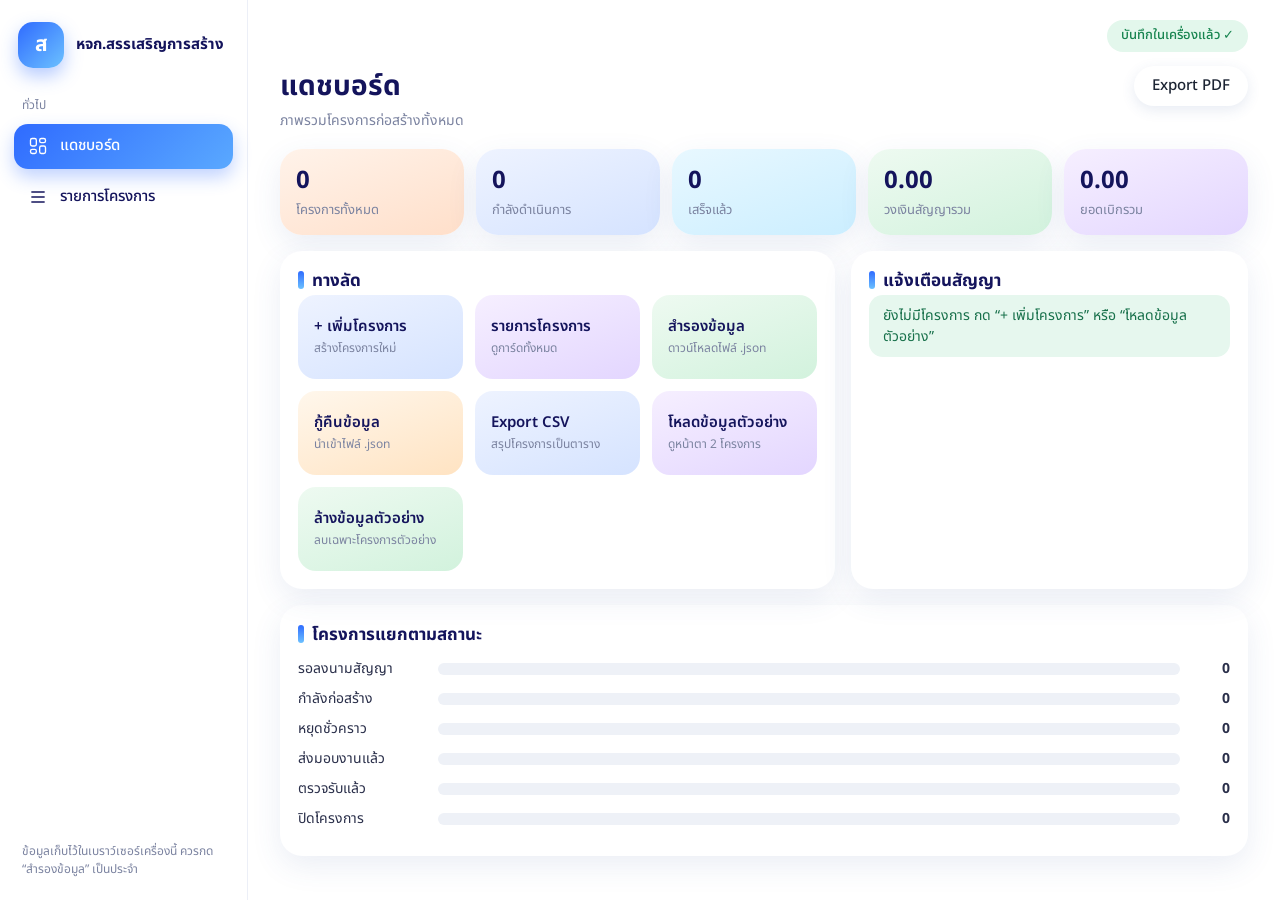
<file: index.html>
<!doctype html>
<html lang="th">
<head>
<meta charset="utf-8">
<meta name="viewport" content="width=device-width,initial-scale=1">
<title>โครงการ หจก.สรรเสริญการสร้าง</title>
<link rel="preconnect" href="https://fonts.googleapis.com">
<link href="https://fonts.googleapis.com/css2?family=Noto+Sans+Thai:wght@400;500;600;700&display=swap" rel="stylesheet">
<style>
:root{--navy:#17325c;--ink:#1c2433;--mut:#6b7587;--bd:#e3e7ee;--bg:#f5f7fa;--blue:#2563eb;--red:#c62828;--grn:#1f8a5b;--amb:#b7791f}
*{box-sizing:border-box}
body{margin:0;font:15px/1.5 "Noto Sans Thai",sans-serif;color:var(--ink);background:var(--bg)}
h1,h2,h3{margin:0;color:var(--navy)} h1{font-size:24px} h2{font-size:17px}
.sub{color:var(--mut);margin:2px 0 0;font-size:14px}
[hidden]{display:none!important}
label{display:block;font-size:13px;color:var(--mut);margin:0 0 10px}
input,select,textarea{width:100%;font:inherit;color:var(--ink);padding:8px 10px;border:1px solid var(--bd);border-radius:8px;background:#fff;margin-top:3px}
input:focus,select:focus{outline:2px solid #9db8ee;border-color:var(--blue)}
input:disabled,select:disabled{background:#f1f3f7;color:var(--ink)}
.btn{font:inherit;font-weight:500;padding:8px 14px;border:1px solid var(--bd);background:#fff;border-radius:8px;cursor:pointer;color:var(--ink)}
.btn:hover{background:#f0f3f8}.btn.pri{background:var(--navy);color:#fff;border-color:var(--navy)}.btn.dng{color:var(--red);border-color:#f0c4c4}
.card,.box{background:#fff;border:1px solid var(--bd);border-radius:14px;padding:18px}
.err{color:var(--red);font-size:13px;min-height:18px;margin:4px 0}
#login{min-height:100vh;display:grid;place-items:center;padding:16px}#lf{width:min(400px,100%)}
#shell{display:grid;grid-template-columns:240px 1fr;min-height:100vh}
aside{background:#fff;border-right:1px solid var(--bd);padding:20px 14px;display:flex;flex-direction:column;position:sticky;top:0;height:100vh}
.brand{font-weight:700;font-size:18px;color:var(--navy);padding:0 8px 18px}.brand small{display:block;font-weight:400;font-size:12px;color:var(--mut)}
nav a{display:block;padding:10px 12px;border-radius:10px;background:#eef2f9;color:var(--navy);font-weight:500;cursor:pointer}
.side-b{margin-top:auto;display:grid;gap:8px;font-size:13px;color:var(--mut)}
#save{padding:6px 10px;border-radius:8px;background:#e8f6ef;color:var(--grn);text-align:center}
#save[data-k=saving]{background:#fff6e0;color:var(--amb)}#save[data-k=err]{background:#fde8e8;color:var(--red);cursor:pointer}
.wrap{min-width:0}.tools{display:flex;justify-content:flex-end;padding:14px 24px 0}
main{padding:8px 24px 40px;max-width:1200px}
.top{display:flex;justify-content:space-between;gap:12px;flex-wrap:wrap;align-items:flex-start;margin:6px 0 18px}
.row{display:flex;gap:8px;flex-wrap:wrap}
.kpis{display:grid;grid-template-columns:repeat(auto-fit,minmax(170px,1fr));gap:12px;margin-bottom:16px}
.k{background:#fff;border:1px solid var(--bd);border-radius:14px;padding:14px 16px}.k b{display:block;font-size:22px;color:var(--navy)}.k span{font-size:13px;color:var(--mut)}
.k.r b{color:var(--red)}.k.g b{color:var(--grn)}
.bar{display:grid;grid-template-columns:2fr 1fr 1fr;gap:10px;margin-bottom:14px}
.cards{display:grid;grid-template-columns:repeat(auto-fill,minmax(300px,1fr));gap:14px}
.pc{background:#fff;border:1px solid var(--bd);border-radius:14px;padding:16px;cursor:pointer}.pc:hover{border-color:#9db8ee}
.pc h3{font-size:16px;margin:8px 0 2px}.pc p{margin:0;font-size:13px;color:var(--mut)}
.mt{display:flex;justify-content:space-between;font-size:13px;margin-top:10px}.mt b{font-size:14px}
.pg{height:8px;background:#e9edf3;border-radius:9px;overflow:hidden;margin-top:6px}.pg i{display:block;height:100%;background:var(--blue)}.pg.red i{background:var(--red)}
.badge{display:inline-block;padding:2px 10px;border-radius:99px;font-size:12px;font-weight:500}
.gray{background:#eceff3;color:#4b5563}.blue{background:#e3edff;color:#1d4ed8}.amber{background:#fff1d6;color:#92600b}.violet{background:#ece8fb;color:#5b3fc4}.green{background:#dff3e8;color:#17704a}.slate{background:#dfe3ea;color:#2f3a4d}
.sec{margin-top:16px}.sec>h2{margin-bottom:10px}
.grid{display:grid;grid-template-columns:repeat(auto-fit,minmax(220px,1fr));gap:0 14px}.grid .w2{grid-column:span 2}
.tw{overflow-x:auto}table{border-collapse:collapse;width:100%;min-width:640px}
th{font-size:12px;color:var(--mut);text-align:left;padding:6px;font-weight:500;white-space:nowrap}td{padding:3px}
td input,td select{margin:0;min-width:96px;padding:6px 8px}td input[type=number]{min-width:100px}
.x{border:0;background:none;cursor:pointer;font-size:16px}
.sumrow{font-weight:600;background:#f3f6fb}.sumrow td{padding:8px 10px}
.chips{display:grid;grid-template-columns:repeat(auto-fit,minmax(160px,1fr));gap:10px;margin:12px 0}
.two{display:grid;grid-template-columns:1fr 1fr;gap:14px}ul.l{list-style:none;margin:6px 0 0;padding:0;font-size:14px}ul.l li{display:flex;justify-content:space-between;padding:4px 0;border-bottom:1px dashed var(--bd)}
.cb{display:grid;grid-template-columns:130px 1fr 110px;gap:8px;align-items:center;font-size:13px;margin:6px 0}.cb i{display:block;height:10px;background:var(--navy);border-radius:6px}
.fl{display:grid;grid-template-columns:repeat(auto-fit,minmax(140px,1fr));gap:8px;margin-bottom:10px}
.printonly{display:none}.addb{margin-top:8px}
.viewer .ed{display:none!important}
@media(max-width:800px){
 #shell{grid-template-columns:1fr}aside{position:static;height:auto;flex-direction:row;align-items:center;flex-wrap:wrap;gap:8px;padding:10px 14px}.brand{padding:0}nav{display:none}.side-b{margin:0 0 0 auto;display:flex;align-items:center}#who{display:none}
 main{padding:6px 14px 40px}.bar,.two{grid-template-columns:1fr}.grid .w2{grid-column:auto}.tools{padding:10px 14px 0}.cb{grid-template-columns:100px 1fr 90px}}
@page{size:A4;margin:14mm}
@media print{aside,.tools,.bar,.fl,.ed,.btn,.top .row,.x{display:none!important}
 #shell{display:block}body{background:#fff;font-size:12px}main{padding:0;max-width:none}.printonly{display:block;margin-bottom:8px}
 input,select{border:0;background:none;appearance:none;padding:0;min-width:0!important}table{min-width:0}.box,.k,.pc{break-inside:avoid}}
@media screen{
:root{--navy:#14145c;--blue:#2f6bff;--mut:#7b83a0;--bd:#eceff7}
body{background:#fff;color:#2a2f4a}
h1{font-size:28px;font-weight:700}
.logo{width:46px;height:46px;border-radius:15px;background:linear-gradient(135deg,#2f6bff,#6cc1ff);color:#fff;display:grid;place-items:center;font-weight:700;font-size:21px;box-shadow:0 8px 18px rgba(47,107,255,.35)}
.side-b{margin-top:auto;display:block}
.tools{display:flex;justify-content:flex-end;padding:20px 32px 0}
#save{padding:6px 14px;border-radius:99px;font-size:13px;font-weight:500;background:#e3f7ec;color:#17844f;text-align:center}
main{padding:8px 32px 48px;max-width:1240px}
.box,.card,.k,.pc{border:0;border-radius:22px;box-shadow:0 10px 30px rgba(60,90,160,.10)}
.box>h2::before{content:"";display:inline-block;width:6px;height:18px;border-radius:4px;margin-right:8px;vertical-align:-3px;background:linear-gradient(#2f6bff,#6cc1ff)}
.btn{border-radius:99px;border:0;box-shadow:0 4px 14px rgba(60,90,160,.12);padding:9px 18px}
.btn.pri{background:linear-gradient(135deg,#2f6bff,#5aa9ff);box-shadow:0 8px 18px rgba(47,107,255,.35)}
.btn.dng{background:#fff0f0}
.bar{grid-template-columns:2fr 1fr 1fr}
.bar input,.bar select,.fl input,.fl select{border:0;border-radius:99px;padding:11px 18px;box-shadow:0 4px 16px rgba(60,90,160,.12)}
.k{background:#eef3ff}.k b{color:var(--navy);font-size:24px}.k.r b{color:#d62f4b}.k.g b{color:#17844f}
.kpis .k:nth-child(1){background:linear-gradient(160deg,#fff3ea,#ffdfca)}
.kpis .k:nth-child(2){background:linear-gradient(160deg,#eef3ff,#d5e3ff)}
.kpis .k:nth-child(3){background:linear-gradient(160deg,#e8f8ff,#cbeeff)}
.kpis .k:nth-child(4){background:linear-gradient(160deg,#eefaf1,#d2f2dd)}
.kpis .k:nth-child(5){background:linear-gradient(160deg,#f6efff,#e3d6ff)}
.pc{background:#f2f6ff;padding:20px}
.pc[data-c=blue]{background:linear-gradient(160deg,#f3f7ff,#d9e8ff)}
.pc[data-c=amber]{background:linear-gradient(160deg,#fff7ec,#ffe3c2)}
.pc[data-c=green]{background:linear-gradient(160deg,#f0fbf4,#d0f1dc)}
.pc[data-c=violet]{background:linear-gradient(160deg,#f7f1ff,#e2d5ff)}
.pc[data-c=gray]{background:linear-gradient(160deg,#f6f7fa,#e5e8ef)}
.pc[data-c=slate]{background:linear-gradient(160deg,#f1f3f8,#dbe0ea)}
.pc:hover{transform:translateY(-3px);box-shadow:0 16px 36px rgba(60,90,160,.2)}.pc{transition:.15s}
.pc h3{font-size:17px}.pc .site{color:#4a5272}
.vb{margin-top:14px;background:#fff;border-radius:99px;text-align:center;padding:9px;font-weight:600;color:var(--navy);box-shadow:0 6px 16px rgba(60,90,160,.12)}
.pg{height:9px;background:rgba(255,255,255,.75)}.pg i{background:linear-gradient(90deg,#2f6bff,#6cc1ff)}.pg.red i{background:linear-gradient(90deg,#ff8a3d,#e5384f)}
.badge{padding:3px 12px}
th{background:#f2f6ff}th:first-child{border-radius:10px 0 0 10px}
.sumrow{background:#e6eeff;border-radius:12px}
.cb i{background:linear-gradient(90deg,#2f6bff,#6cc1ff)}
.cb:nth-of-type(8n+2) i{background:linear-gradient(90deg,#ff8a3d,#ffc36b)}
.cb:nth-of-type(8n+3) i{background:linear-gradient(90deg,#17b26a,#7be0a8)}
.cb:nth-of-type(8n+4) i{background:linear-gradient(90deg,#8a5cf6,#c2a6ff)}
.cb:nth-of-type(8n+5) i{background:linear-gradient(90deg,#ff5d8f,#ffa3c0)}
.cb:nth-of-type(8n+6) i{background:linear-gradient(90deg,#14b8c4,#7de3ea)}
.cb:nth-of-type(8n+7) i{background:linear-gradient(90deg,#e5b800,#ffe27a)}
.cb:nth-of-type(8n+8) i{background:linear-gradient(90deg,#64748b,#aab4c4)}

#shell{grid-template-columns:248px minmax(0,1fr)}
aside{width:248px;padding:22px 14px;align-items:stretch;gap:4px}
.brand{display:flex;align-items:center;gap:12px;padding:0 4px 18px;font-size:15px}.logo{flex:none}
.nl{font-size:12px;color:var(--mut);margin:6px 8px}
nav{margin:0;display:grid;gap:6px}
nav a{width:auto;height:auto;display:flex;align-items:center;gap:12px;padding:11px 14px;border-radius:14px;background:none;color:var(--navy);box-shadow:none;font-weight:500;cursor:pointer}
nav a svg{width:20px;height:20px;flex:none}
nav a.on{background:linear-gradient(135deg,#2f6bff,#5aa9ff);color:#fff;box-shadow:0 8px 18px rgba(47,107,255,.3)}
#who{display:flex;align-items:center;gap:10px;cursor:pointer;font-size:14px;color:var(--navy)}
#who i{flex:none;width:40px;height:40px;border-radius:50%;background:linear-gradient(135deg,#ffb26b,#ff7a8a);color:#fff;display:grid;place-items:center;font-style:normal;font-weight:600;border:3px solid #fff;box-shadow:0 4px 12px rgba(0,0,0,.15)}
.dg{display:grid;grid-template-columns:1.4fr 1fr;gap:16px;margin-top:16px}
.tiles{display:grid;grid-template-columns:repeat(auto-fit,minmax(140px,1fr));gap:12px}
.tile{border:0;border-radius:18px;padding:16px;cursor:pointer;font:inherit;font-weight:600;color:var(--navy);text-align:left;min-height:84px;box-shadow:none}
.tile *{pointer-events:none}.tile small{display:block;font-weight:400;color:var(--mut);font-size:12px}
.tile:nth-child(4n+1){background:linear-gradient(160deg,#eef3ff,#d5e3ff)}.tile:nth-child(4n+2){background:linear-gradient(160deg,#f6efff,#e3d6ff)}
.tile:nth-child(4n+3){background:linear-gradient(160deg,#eefaf1,#d2f2dd)}.tile:nth-child(4n+4){background:linear-gradient(160deg,#fff7ec,#ffe3c2)}
.al{padding:10px 14px;border-radius:14px;margin-bottom:8px;cursor:pointer;font-size:14px}.al.r{background:#ffe9ec;color:#a3172f}.al.a{background:#fff3dd;color:#8a5a06}.al.ok{background:#e6f7ee;color:#17704a;cursor:default}
.bs{display:grid;grid-template-columns:130px 1fr 40px;gap:10px;align-items:center;margin:9px 0;font-size:14px}.bs i{display:block;height:12px;border-radius:7px}.bs b{text-align:right}
@media(max-width:800px){#shell{grid-template-columns:minmax(0,1fr)}aside{width:auto;height:auto;position:static;flex-direction:row;align-items:center;padding:10px 14px;gap:10px}.brand{padding:0}.brand b,.nl,nav a span,#who span{display:none}nav{display:flex;margin:0 0 0 6px}nav a{padding:10px}.side-b{margin:0 0 0 auto}#who{display:flex}.tools{padding:10px 14px 0}main{padding:6px 14px 40px}.bar,.dg{grid-template-columns:1fr}.bs{grid-template-columns:100px 1fr 30px}}
}
@media screen{.tools{gap:10px;align-items:center}}
@media screen{.i{width:16px;height:16px;vertical-align:-3px;fill:none;stroke:currentColor;stroke-width:1.7;stroke-linecap:round;stroke-linejoin:round}.x{color:var(--mut);padding:4px 6px;line-height:0}.x:hover{color:#d62f4b}nav a svg{stroke-width:1.6}}
@media screen{.note{font-size:12px;color:var(--mut);padding:0 8px;margin:0}}@media(max-width:800px){.note{display:none}}
</style>
</head>
<body>
<div id="shell">
  <aside>
    <div class="brand"><span class="logo">ส</span><b>หจก.สรรเสริญการสร้าง</b></div>
    <p class="nl">ทั่วไป</p>
    <nav><a id="nhome" data-v="dash"><svg viewBox="0 0 24 24" fill="none" stroke="currentColor" stroke-width="2"><rect x="3" y="3" width="7" height="9" rx="2"/><rect x="14" y="3" width="7" height="5" rx="2"/><rect x="14" y="12" width="7" height="9" rx="2"/><rect x="3" y="16" width="7" height="5" rx="2"/></svg><span>แดชบอร์ด</span></a><a id="nlist" data-v="list"><svg viewBox="0 0 24 24" fill="none" stroke="currentColor" stroke-width="2"><path d="M4 6h16M4 12h16M4 18h16"/></svg><span>รายการโครงการ</span></a></nav>
    <div class="side-b"><p class="note">ข้อมูลเก็บไว้ในเบราว์เซอร์เครื่องนี้ ควรกด “สำรองข้อมูล” เป็นประจำ</p></div>
  </aside>
  <div class="wrap">
    <div class="tools"><div id="save" data-k="ok">บันทึกในเครื่องแล้ว ✓</div></div>
        <main id="main"></main>
  </div>
</div>
<datalist id="dln"></datalist><datalist id="dla"></datalist><datalist id="dlp"></datalist>
<script type="module" src="app.js"></script>
</body>
</html>
</file>
